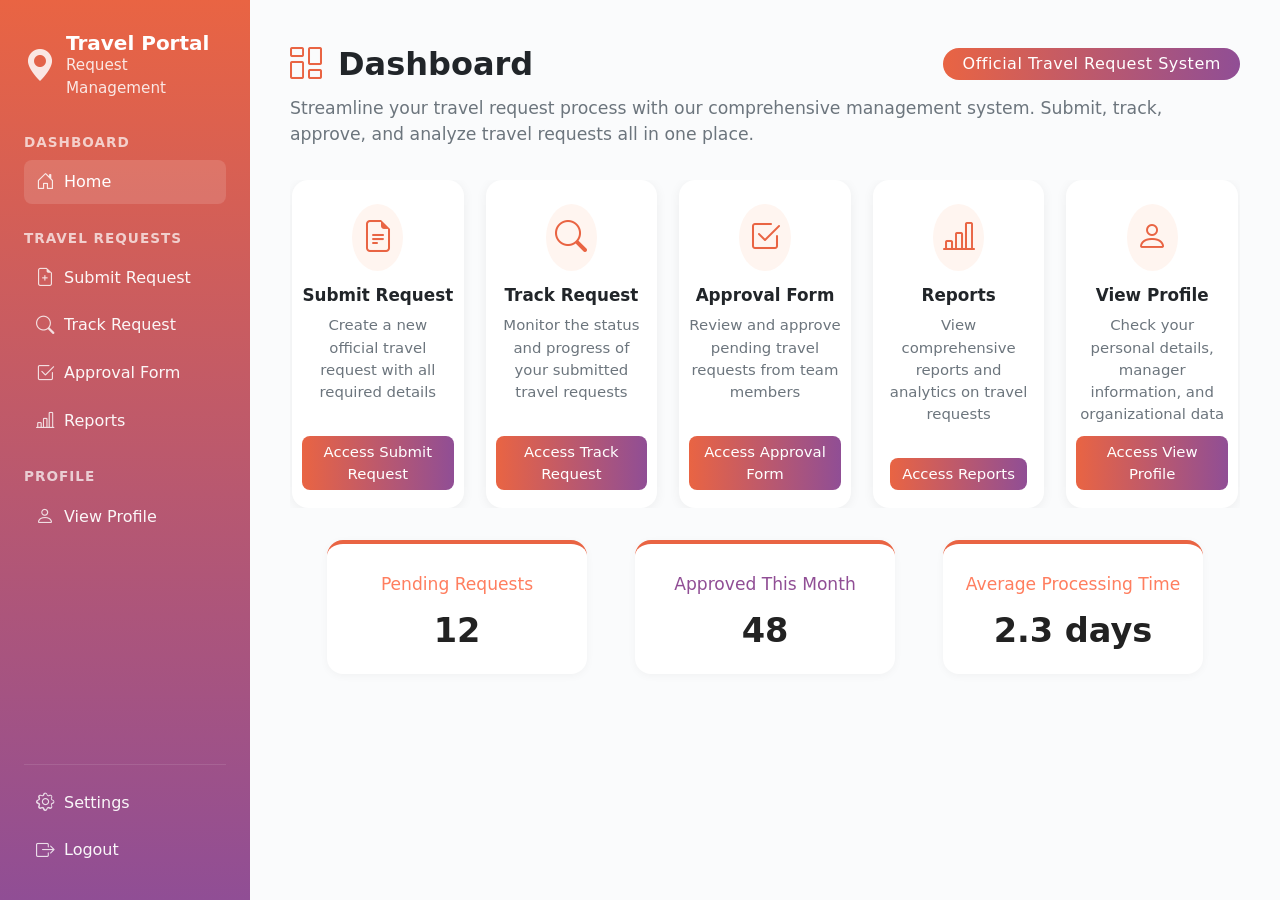
<file: index.html>
<!DOCTYPE html>
<html lang="en">
  <head>
    <meta charset="UTF-8" />
    <title>Travel Portal Dashboard</title>
    <meta name="viewport" content="width=device-width, initial-scale=1" />
    <!-- Bootstrap 5 CDN -->
    <link
      href="https://cdn.jsdelivr.net/npm/bootstrap@5.3.2/dist/css/bootstrap.min.css"
      rel="stylesheet"
    />
    <link
      rel="stylesheet"
      href="https://cdn.jsdelivr.net/npm/bootstrap-icons@1.11.1/font/bootstrap-icons.css"
    />
    <style>
      body {
        background: #fff;
      }
      .sidebar {
        background: linear-gradient(180deg, #e96443 0%, #904e95 100%);
        color: #fff;
        min-height: 100vh;
        width: 250px;
        padding-left: 0;
        padding-right: 0;
      }
      .sidebar .sidebar-inner {
        padding: 32px 24px 24px 24px;
        height: 100vh;
        display: flex;
        flex-direction: column;
        justify-content: space-between;
      }
      .sidebar .logo-section {
        display: flex;
        align-items: center;
        margin-bottom: 32px;
      }
      .sidebar .logo-section .bi {
        font-size: 2rem;
        margin-right: 10px;
        color: #fff;
        opacity: 0.85;
      }
      .sidebar .logo-title {
        font-weight: 700;
        font-size: 1.25rem;
        line-height: 1.1;
      }
      .sidebar .logo-desc {
        font-size: 0.95rem;
        opacity: 0.85;
      }
      .sidebar-section-title {
        font-size: 0.85rem;
        font-weight: 600;
        letter-spacing: 1px;
        color: #fff;
        opacity: 0.7;
        margin-bottom: 8px;
        margin-top: 24px;
        text-transform: uppercase;
      }
      .sidebar .nav-link {
        color: #fff;
        opacity: 0.95;
        font-size: 1rem;
        padding: 8px 12px;
        border-radius: 8px;
        display: flex;
        align-items: center;
        margin-bottom: 4px;
        transition: background 0.2s;
      }
      .sidebar .nav-link .bi {
        font-size: 1.15rem;
        margin-right: 10px;
        opacity: 0.85;
      }
      .sidebar .nav-link.active,
      .sidebar .nav-link:hover {
        background: rgba(255, 255, 255, 0.13);
        color: #fff;
        opacity: 1;
      }
      .sidebar .bottom-links {
        margin-top: 32px;
        border-top: 1px solid rgba(255, 255, 255, 0.1);
        padding-top: 16px;
      }
      .main-content {
        margin-left: 250px;
        padding: 40px 40px 0 40px;
        min-height: 100vh;
        background: #fafbfc;
      }
      .dashboard-header {
        display: flex;
        align-items: center;
        gap: 1rem;
        margin-bottom: 8px;
      }
      .dashboard-header .icon {
        font-size: 2rem;
        color: #e96443;
      }
      .dashboard-header .title {
        font-size: 2rem;
        font-weight: 600;
      }
      .dashboard-header .badge {
        background: linear-gradient(90deg, #e96443 0%, #904e95 100%);
        color: #fff;
        font-size: 1rem;
        border-radius: 1rem;
        padding: 0.5rem 1.2rem;
        margin-left: auto;
        font-weight: 500;
        letter-spacing: 0.5px;
      }
      .dashboard-desc {
        color: #6c757d;
        margin-bottom: 32px;
        font-size: 1.08rem;
      }
      .features-row {
        display: flex;
        justify-content: center;
        gap: 18px; /* Reduced gap */
        margin-bottom: 32px;
        flex-wrap: nowrap; /* Prevent wrapping */
        overflow-x: auto; /* Allow horizontal scroll on small screens */
      }
      .card-feature {
        border: none;
        border-radius: 16px;
        box-shadow: 0 2px 12px rgba(0, 0, 0, 0.06);
        text-align: center;
        padding: 24px 10px 18px 10px; /* Reduced padding */
        min-width: 170px; /* Reduced min width */
        max-width: 180px; /* Reduced max width */
        background: #fff;
        flex: 1 1 170px;
        margin: 0 2px;
        display: flex;
        flex-direction: column;
        align-items: center;
        min-height: 210px; /* Reduced height */
      }
      .card-feature .icon {
        font-size: 2rem;
        margin-bottom: 12px;
        color: #e96443;
        background: #fff5f0;
        border-radius: 50%;
        padding: 0.6rem;
        display: inline-block;
      }
      .card-feature .fw-bold {
        font-size: 1.05rem;
        margin-bottom: 6px;
      }
      .card-feature .desc {
        color: #6c757d;
        font-size: 0.93rem;
        margin-bottom: 10px;
        min-height: 40px;
      }
      .card-feature .btn {
        background: linear-gradient(90deg, #e96443 0%, #904e95 100%);
        color: #fff;
        border: none;
        margin-top: auto;
        font-size: 0.93rem;
        font-weight: 500;
        border-radius: 8px;
        padding: 5px 12px;
        transition: opacity 0.2s;
      }
      .card-feature .btn:hover {
        opacity: 0.92;
      }
      .stats-row {
        display: flex;
        justify-content: center;
        gap: 32px;
        margin-bottom: 32px;
        flex-wrap: wrap;
      }
      .stats-card {
        border: none;
        background: #fff;
        box-shadow: 0 2px 8px rgba(0, 0, 0, 0.04);
        border-radius: 16px;
        text-align: center;
        padding: 28px 0 18px 0;
        min-width: 220px;
        max-width: 260px;
        flex: 1 1 220px;
        margin: 0 8px;
        border-top: 4px solid #e96443;
      }
      .stats-title {
        color: #e96443;
        font-weight: 500;
        font-size: 1.07rem;
        margin-bottom: 6px;
      }
      .stats-value {
        font-size: 2.1rem;
        font-weight: 700;
        margin-top: 0.5rem;
        color: #222;
      }
      .stats-title.orange {
        color: #ff7e5f;
      }
      .stats-title.purple {
        color: #904e95;
      }
      @media (max-width: 991px) {
        .main-content {
          margin-left: 0;
          padding: 24px 8px 0 8px;
        }
        .sidebar {
          position: static;
          width: 100%;
          min-height: auto;
          height: auto;
        }
        .sidebar .sidebar-inner {
          height: auto;
        }
        .features-row,
        .stats-row {
          flex-direction: column;
          gap: 18px;
          align-items: stretch;
        }
        .card-feature,
        .stats-card {
          margin: 0 auto 18px auto;
          min-width: 0;
          max-width: 100%;
        }
      }
    </style>
  </head>
  <body>
    <div class="sidebar position-fixed top-0 start-0 h-100 d-flex flex-column">
      <div class="sidebar-inner">
        <div>
          <div class="logo-section">
            <span class="bi bi-geo-alt-fill"></span>
            <div>
              <div class="logo-title">Travel Portal</div>
              <div class="logo-desc">Request Management</div>
            </div>
          </div>
          <div>
            <div class="sidebar-section-title">Dashboard</div>
            <a href="#" class="nav-link active"
              ><i class="bi bi-house-door"></i> Home</a
            >
            <div class="sidebar-section-title">Travel Requests</div>
            <a href="#" class="nav-link"
              ><i class="bi bi-file-earmark-plus"></i> Submit Request</a
            >
            <a href="#" class="nav-link"
              ><i class="bi bi-search"></i> Track Request</a
            >
            <a href="#" class="nav-link"
              ><i class="bi bi-check2-square"></i> Approval Form</a
            >
            <a href="#" class="nav-link"
              ><i class="bi bi-bar-chart-line"></i> Reports</a
            >
            <div class="sidebar-section-title">Profile</div>
            <a href="#" class="nav-link"
              ><i class="bi bi-person"></i> View Profile</a
            >
          </div>
        </div>
        <div class="bottom-links">
          <a href="#" class="nav-link"><i class="bi bi-gear"></i> Settings</a>
          <a href="#" class="nav-link"
            ><i class="bi bi-box-arrow-right"></i> Logout</a
          >
        </div>
      </div>
    </div>
    <main class="main-content">
      <!-- Dashboard Content -->
      <div id="dashboard-content">
        <!-- ...existing dashboard content... -->
        <div class="dashboard-header">
          <span class="icon bi bi-columns-gap"></span>
          <span class="title">Dashboard</span>
          <span class="badge">Official Travel Request System</span>
        </div>
        <div class="dashboard-desc">
          Streamline your travel request process with our comprehensive
          management system. Submit, track, approve, and analyze travel requests
          all in one place.
        </div>
        <div class="features-row">
          <div class="card card-feature">
            <span class="icon bi bi-file-earmark-text"></span>
            <div class="fw-bold">Submit Request</div>
            <div class="desc">
              Create a new official travel request with all required details
            </div>
            <button class="btn btn-sm" onclick="showForm()">
              Access Submit Request
            </button>
          </div>
          <div class="card card-feature">
            <span class="icon bi bi-search"></span>
            <div class="fw-bold">Track Request</div>
            <div class="desc">
              Monitor the status and progress of your submitted travel requests
            </div>
            <button class="btn btn-sm" onclick="showTrackRequests()">
              Access Track Request
            </button>
          </div>
          <div class="card card-feature">
            <span class="icon bi bi-check2-square"></span>
            <div class="fw-bold">Approval Form</div>
            <div class="desc">
              Review and approve pending travel requests from team members
            </div>
            <button class="btn btn-sm">Access Approval Form</button>
          </div>
          <div class="card card-feature">
            <span class="icon bi bi-bar-chart-line"></span>
            <div class="fw-bold">Reports</div>
            <div class="desc">
              View comprehensive reports and analytics on travel requests
            </div>
            <button class="btn btn-sm">Access Reports</button>
          </div>
          <div class="card card-feature">
            <span class="icon bi bi-person"></span>
            <div class="fw-bold">View Profile</div>
            <div class="desc">
              Check your personal details, manager information, and
              organizational data
            </div>
            <button class="btn btn-sm">Access View Profile</button>
          </div>
        </div>
        <div class="stats-row">
          <div class="stats-card">
            <div class="stats-title orange">Pending Requests</div>
            <div class="stats-value">12</div>
          </div>
          <div class="stats-card">
            <div class="stats-title purple">Approved This Month</div>
            <div class="stats-value">48</div>
          </div>
          <div class="stats-card">
            <div class="stats-title orange">Average Processing Time</div>
            <div class="stats-value">2.3 days</div>
          </div>
        </div>
      </div>

      <!-- Submit Request Form (hidden by default) -->
      <div id="submit-request-form" style="display: none">
        <div class="dashboard-header">
          <span class="icon bi bi-columns-gap"></span>
          <span class="title">Submit Travel Request</span>
        </div>
        <div class="dashboard-desc">
          Fill out the form below to submit your official travel request
        </div>
        <div
          class="card p-4"
          style="max-width: 900px; margin: auto; border-radius: 18px"
        >
          <div class="mb-4">
            <div class="fw-bold fs-5 mb-1">Travel Request Form</div>
            <div class="text-muted" style="font-size: 1rem">
              Please provide all required information for your travel request.
              All fields marked with * are mandatory.
            </div>
          </div>
          <div class="row mb-3">
            <div class="col-md-6 mb-3">
              <label class="fw-bold">Employee Name *</label>
              <input
                type="text"
                class="form-control"
                placeholder="Enter your full name"
              />
            </div>
            <div class="col-md-6 mb-3">
              <label class="fw-bold">Employee ID *</label>
              <input
                type="text"
                class="form-control"
                placeholder="Enter your employee ID"
              />
            </div>
            <div class="col-md-6 mb-3">
              <label class="fw-bold">Department *</label>
              <select class="form-select">
                <option>Select your department</option>
              </select>
            </div>
          </div>
          <hr />
          <div class="mb-3 fw-bold">Travel Details</div>
          <div class="row mb-3">
            <div class="col-md-6 mb-3">
              <label class="fw-bold">Request Type *</label>
              <select class="form-select">
                <option>Select request type</option>
              </select>
            </div>
            <div class="col-md-6 mb-3">
              <label class="fw-bold">Trip Type *</label>
              <select class="form-select">
                <option>Select trip type</option>
              </select>
            </div>
            <div class="col-md-6 mb-3">
              <label class="fw-bold">Origin *</label>
              <input
                type="text"
                class="form-control"
                placeholder="City, State/Country"
              />
            </div>
            <div class="col-md-6 mb-3">
              <label class="fw-bold">Destination *</label>
              <input
                type="text"
                class="form-control"
                placeholder="City, State/Country"
              />
            </div>
            <div class="col-md-6 mb-3">
              <label class="fw-bold">Departure Date *</label>
              <input type="date" class="form-control" />
            </div>
            <div class="col-md-6 mb-3">
              <label class="fw-bold">Return Date *</label>
              <input type="date" class="form-control" />
            </div>
          </div>
          <hr />
          <div class="mb-3 fw-bold">Services Required</div>
          <div class="mb-3">
            <label class="mb-2"
              >Select the services you need for your trip *</label
            >
            <div class="row">
              <div class="col-6 col-md-2">
                <div class="form-check">
                  <input class="form-check-input" type="checkbox" id="hotel" />
                  <label class="form-check-label" for="hotel">Hotel</label>
                </div>
              </div>
              <div class="col-6 col-md-2">
                <div class="form-check">
                  <input class="form-check-input" type="checkbox" id="flight" />
                  <label class="form-check-label" for="flight">Flight</label>
                </div>
              </div>
              <div class="col-6 col-md-2">
                <div class="form-check">
                  <input class="form-check-input" type="checkbox" id="car" />
                  <label class="form-check-label" for="car">Car Rental</label>
                </div>
              </div>
              <div class="col-6 col-md-2">
                <div class="form-check">
                  <input class="form-check-input" type="checkbox" id="train" />
                  <label class="form-check-label" for="train">Train</label>
                </div>
              </div>
              <div class="col-6 col-md-2">
                <div class="form-check">
                  <input class="form-check-input" type="checkbox" id="bus" />
                  <label class="form-check-label" for="bus">Bus</label>
                </div>
              </div>
            </div>
          </div>
          <hr />
          <div class="mb-3 fw-bold text-success">
            <i class="bi bi-currency-dollar"></i> Financial Details
          </div>
          <div class="alert alert-success mb-3" style="background: #eafbe7">
            <div class="fw-bold">
              <span class="text-success">&#9679;</span> Cost Center & Billing
              Information
            </div>
            <div class="text-success">
              Please provide cost center and billing details for financial
              tracking and processing
            </div>
          </div>
          <div class="row mb-3">
            <div class="col-md-6 mb-3">
              <label class="fw-bold">Cost Center *</label>
              <select class="form-select">
                <option>Select cost center</option>
              </select>
            </div>
            <div class="col-md-6 mb-3">
              <label class="fw-bold">Billable *</label>
              <select class="form-select">
                <option>Select billing status</option>
              </select>
            </div>
            <div class="col-md-12 mb-3">
              <label class="fw-bold">Bill to Department *</label>
              <select class="form-select">
                <option>Select department to be billed</option>
              </select>
            </div>
          </div>
          <div class="text-end">
            <button class="btn btn-secondary" onclick="showDashboard()">
              Cancel
            </button>
            <button class="btn btn-primary">Submit Request</button>
          </div>
        </div>
      </div>

      <!-- Track Requests Content (hidden by default) -->
      <div id="track-requests-content" style="display: none">
        <div class="dashboard-header">
          <span class="icon bi bi-search"></span>
          <span class="title">Track Requests</span>
        </div>
        <div class="dashboard-desc">
          Monitor the status and progress of your travel requests
        </div>
        <div class="card p-4 mb-3" style="border-radius: 16px">
          <div class="fw-bold mb-2">Search Requests</div>
          <div class="text-muted mb-3" style="font-size: 1rem">
            Search by request ID, destination, or purpose
          </div>
          <div class="row align-items-end">
            <div class="col-md-8 mb-2">
              <label class="fw-bold">Search Term</label>
              <input
                type="text"
                class="form-control"
                placeholder="Enter request ID, destination, or purpose..."
              />
            </div>
            <div class="col-md-4 mb-2 text-end">
              <button class="btn" style="background: #e96443; color: #fff">
                <i class="bi bi-search"></i> Search
              </button>
            </div>
          </div>
        </div>
        <div class="card p-4 mb-3" style="border-radius: 16px">
          <div class="fw-bold mb-2">Your Travel Requests</div>
          <div class="text-muted mb-3" style="font-size: 1rem">
            4 request(s) found
          </div>
          <div class="table-responsive">
            <table class="table align-middle">
              <thead>
                <tr>
                  <th>Request ID</th>
                  <th>Destination</th>
                  <th>Purpose</th>
                  <th>Status</th>
                  <th>Submit Date</th>
                  <th>Travel Date</th>
                  <th>Approver</th>
                </tr>
              </thead>
              <tbody>
                <tr>
                  <td><a href="#">TR-2024-001</a></td>
                  <td><i class="bi bi-geo-alt"></i> New York, NY</td>
                  <td>Client Meeting</td>
                  <td>
                    <span
                      class="badge bg-light text-danger"
                      style="color: #e96443; background: #ffeaea"
                      >Approved</span
                    >
                  </td>
                  <td><i class="bi bi-calendar"></i> 2024-03-01</td>
                  <td><i class="bi bi-clock"></i> 2024-03-15</td>
                  <td>John Smith</td>
                </tr>
                <tr>
                  <td><a href="#">TR-2024-002</a></td>
                  <td><i class="bi bi-geo-alt"></i> San Francisco, CA</td>
                  <td>Conference Attendance</td>
                  <td>
                    <span
                      class="badge bg-light text-warning"
                      style="color: #e9a23b; background: #fff7e0"
                      >Pending</span
                    >
                  </td>
                  <td><i class="bi bi-calendar"></i> 2024-03-05</td>
                  <td><i class="bi bi-clock"></i> 2024-03-20</td>
                  <td>Sarah Johnson</td>
                </tr>
                <tr>
                  <td><a href="#">TR-2024-003</a></td>
                  <td><i class="bi bi-geo-alt"></i> Chicago, IL</td>
                  <td>Training Workshop</td>
                  <td>
                    <span
                      class="badge bg-light text-warning"
                      style="color: #e96443; background: #fff3e0"
                      >Under Review</span
                    >
                  </td>
                  <td><i class="bi bi-calendar"></i> 2024-03-08</td>
                  <td><i class="bi bi-clock"></i> 2024-03-25</td>
                  <td>Mike Davis</td>
                </tr>
                <tr>
                  <td><a href="#">TR-2024-004</a></td>
                  <td><i class="bi bi-geo-alt"></i> Austin, TX</td>
                  <td>Team Building</td>
                  <td>
                    <span
                      class="badge bg-light text-danger"
                      style="color: #d9534f; background: #ffeaea"
                      >Rejected</span
                    >
                  </td>
                  <td><i class="bi bi-calendar"></i> 2024-02-28</td>
                  <td><i class="bi bi-clock"></i> 2024-03-12</td>
                  <td>Lisa Wilson</td>
                </tr>
              </tbody>
            </table>
          </div>
        </div>
        <!-- You can add the stats cards here if needed -->
      </div>
      <!-- Approval Management Content (hidden by default) -->
      <div id="approval-content" style="display: none">
        <div class="dashboard-header">
          <span class="icon bi bi-check2-square"></span>
          <span class="title">Approval Management</span>
        </div>
        <div class="dashboard-desc">
          Review and approve pending travel requests from your team
        </div>
        <div class="card p-3 mb-3" style="border-radius: 16px">
          <div class="d-flex align-items-center justify-content-between">
            <div>
              <span
                class="badge rounded-pill"
                style="background: #fff3e0; color: #e96443; padding: 8px 16px"
              >
                <i class="bi bi-dot"></i> Pending Approval Requests
              </span>
            </div>
            <div class="fw-bold" style="color: #e96443; font-size: 1.1rem">
              Total: <span style="font-size: 1.2rem">3</span>
            </div>
          </div>
        </div>
        <div class="card p-4 mb-3" style="border-radius: 16px">
          <div class="fw-bold mb-2">Pending Approval Requests</div>
          <div class="text-muted mb-3" style="font-size: 1rem">
            Review travel requests requiring your approval
          </div>
          <div class="table-responsive">
            <table class="table align-middle">
              <thead>
                <tr>
                  <th>Request ID</th>
                  <th>Employee</th>
                  <th>Department</th>
                  <th>Destination</th>
                  <th>Travel Date</th>
                  <th>Actions</th>
                </tr>
              </thead>
              <tbody>
                <tr>
                  <td style="color: #e96443; font-weight: 600">TR-2024-005</td>
                  <td>
                    <i class="bi bi-person"></i> Alice Johnson<br />
                    <span class="text-muted" style="font-size: 0.95em"
                      >EMP-2024-123</span
                    >
                  </td>
                  <td>Marketing</td>
                  <td><i class="bi bi-geo-alt"></i> Boston, MA</td>
                  <td><i class="bi bi-calendar"></i> 2024-03-25</td>
                  <td>
                    <button class="btn btn-light border">
                      <i class="bi bi-eye"></i>
                    </button>
                  </td>
                </tr>
                <tr>
                  <td style="color: #e96443; font-weight: 600">TR-2024-006</td>
                  <td>
                    <i class="bi bi-person"></i> Robert Chen<br />
                    <span class="text-muted" style="font-size: 0.95em"
                      >EMP-2024-456</span
                    >
                  </td>
                  <td>Engineering</td>
                  <td><i class="bi bi-geo-alt"></i> Seattle, WA</td>
                  <td><i class="bi bi-calendar"></i> 2024-04-01</td>
                  <td>
                    <button class="btn btn-light border">
                      <i class="bi bi-eye"></i>
                    </button>
                  </td>
                </tr>
                <tr>
                  <td style="color: #e96443; font-weight: 600">TR-2024-007</td>
                  <td>
                    <i class="bi bi-person"></i> Maria Rodriguez<br />
                    <span class="text-muted" style="font-size: 0.95em"
                      >EMP-2024-789</span
                    >
                  </td>
                  <td>Sales</td>
                  <td><i class="bi bi-geo-alt"></i> Miami, FL</td>
                  <td><i class="bi bi-calendar"></i> 2024-03-30</td>
                  <td>
                    <button class="btn btn-light border">
                      <i class="bi bi-eye"></i>
                    </button>
                  </td>
                </tr>
              </tbody>
            </table>
          </div>
        </div>
      </div>
      <!-- Reports & Analytics Content (hidden by default) -->
      <div id="reports-content" style="display: none">
        <div class="dashboard-header">
          <span class="icon bi bi-bar-chart-line"></span>
          <span class="title">Reports & Analytics</span>
        </div>
        <div class="dashboard-desc">
          Comprehensive insights into travel requests and budget utilization
        </div>
        <div
          class="d-flex flex-wrap justify-content-between align-items-center mb-3"
        >
          <div style="flex: 1 1 300px; max-width: 350px">
            <div class="card p-4 mb-3" style="border-radius: 16px">
              <div class="d-flex align-items-center">
                <div>
                  <div class="fw-bold text-muted" style="font-size: 1.1rem">
                    Total Requests
                  </div>
                  <div class="fs-3 fw-bold mb-1">156</div>
                  <div class="text-danger" style="font-size: 1rem">
                    <i class="bi bi-arrow-up-right"></i> +12% from last month
                  </div>
                </div>
                <div class="ms-auto">
                  <span
                    class="bg-light rounded-circle d-inline-flex align-items-center justify-content-center"
                    style="width: 48px; height: 48px"
                  >
                    <i
                      class="bi bi-people"
                      style="font-size: 2rem; color: #e96443"
                    ></i>
                  </span>
                </div>
              </div>
            </div>
          </div>
          <div class="d-flex align-items-center gap-2 ms-auto mb-3">
            <select class="form-select" style="width: 140px">
              <option>All Months</option>
            </select>
            <select class="form-select" style="width: 100px">
              <option>2024</option>
            </select>
            <button class="btn" style="background: #e96443; color: #fff">
              <i class="bi bi-download"></i> Export
            </button>
          </div>
        </div>
        <div class="card p-4 mb-3" style="border-radius: 16px">
          <div class="fw-bold mb-2">Recent Travel Requests</div>
          <div class="text-muted mb-3" style="font-size: 1rem">
            Latest submitted and processed requests
          </div>
          <div class="table-responsive">
            <table class="table align-middle">
              <thead>
                <tr>
                  <th>Request ID</th>
                  <th>Employee</th>
                  <th>Destination</th>
                  <th>Date</th>
                  <th>Status</th>
                </tr>
              </thead>
              <tbody>
                <tr>
                  <td style="color: #e96443; font-weight: 600">TR-2024-008</td>
                  <td>David Kim</td>
                  <td>Denver, CO</td>
                  <td>2024-03-14</td>
                  <td>
                    <span
                      class="badge bg-light text-danger"
                      style="color: #e96443; background: #ffeaea"
                      >Approved</span
                    >
                  </td>
                </tr>
                <tr>
                  <td style="color: #e96443; font-weight: 600">TR-2024-009</td>
                  <td>Sarah Wilson</td>
                  <td>Portland, OR</td>
                  <td>2024-03-13</td>
                  <td>
                    <span
                      class="badge bg-light text-danger"
                      style="color: #e96443; background: #ffeaea"
                      >Approved</span
                    >
                  </td>
                </tr>
                <tr>
                  <td style="color: #e96443; font-weight: 600">TR-2024-010</td>
                  <td>James Brown</td>
                  <td>Las Vegas, NV</td>
                  <td>2024-03-12</td>
                  <td>
                    <span
                      class="badge bg-light text-danger"
                      style="color: #d9534f; background: #ffeaea"
                      >Rejected</span
                    >
                  </td>
                </tr>
                <tr>
                  <td style="color: #e96443; font-weight: 600">TR-2024-011</td>
                  <td>Emma Davis</td>
                  <td>Nashville, TN</td>
                  <td>2024-03-11</td>
                  <td>
                    <span
                      class="badge bg-light text-danger"
                      style="color: #e96443; background: #ffeaea"
                      >Approved</span
                    >
                  </td>
                </tr>
              </tbody>
            </table>
          </div>
        </div>
      </div>
      <!-- Employee Profile Content (hidden by default) -->
      <div id="profile-content" style="display: none">
        <div class="dashboard-header">
          <span class="icon bi bi-person"></span>
          <span class="title">Employee Profile</span>
        </div>
        <div class="dashboard-desc">
          View your personal and organizational details
        </div>
        <!-- Personal & Organizational Details -->
        <div class="row g-4 mb-4">
          <div class="col-md-6">
            <div class="card p-4 h-100" style="border-radius: 24px">
              <div class="fw-bold mb-1">
                <span class="bg-light rounded-circle p-2 me-2"
                  ><i class="bi bi-person" style="color: #e96443"></i
                ></span>
                Personal Information
              </div>
              <div class="text-muted mb-3" style="font-size: 1.08rem">
                Your personal details and contact information
              </div>
              <div class="mb-2">
                <span class="fw-bold">Full Name</span><br />John Smith
              </div>
              <div class="mb-2">
                <span class="fw-bold">Employee ID</span><br />EMP-12345
              </div>
              <div class="mb-2">
                <span class="fw-bold"
                  ><i class="bi bi-calendar"></i> Date of Birth</span
                ><br />March 15, 1985
              </div>
              <div class="mb-2">
                <span class="fw-bold"
                  ><i class="bi bi-telephone"></i> Mobile Number</span
                ><br />+1 (555) 123-4567
              </div>
              <div class="mb-2">
                <span class="fw-bold"
                  ><i class="bi bi-geo-alt"></i> Address</span
                ><br />123 Main Street, Suite 400, New York, NY 10001, United
                States
              </div>
            </div>
          </div>
          <div class="col-md-6">
            <div class="card p-4 h-100" style="border-radius: 24px">
              <div class="fw-bold mb-1">
                <span class="bg-light rounded-circle p-2 me-2"
                  ><i class="bi bi-building" style="color: #e96443"></i
                ></span>
                Organizational Details
              </div>
              <div class="text-muted mb-3" style="font-size: 1.08rem">
                Your role and department information
              </div>
              <div class="mb-2">
                <span class="fw-bold">Department</span><br />Engineering
              </div>
              <div class="mb-2">
                <span class="fw-bold">Designation</span><br />Senior Software
                Engineer
              </div>
              <div class="mb-2">
                <span class="fw-bold"
                  ><i class="bi bi-credit-card"></i> Cost Center</span
                ><br />CC-ENG-001
              </div>
              <div class="mb-2">
                <span class="fw-bold">Current Process Mapping</span><br />
                <span class="badge" style="background: #fff3e0; color: #e96443"
                  >Product Development - Mobile Application</span
                >
              </div>
              <div class="mb-2">
                <span class="fw-bold">Work Location</span><br />New York Office
              </div>
            </div>
          </div>
        </div>
        <!-- Travel Preferences -->
        <div
          class="card p-4 mb-4"
          style="border-radius: 24px; max-width: 90%; margin: auto"
        >
          <div class="fw-bold mb-1">Travel Preferences</div>
          <div class="text-muted mb-3" style="font-size: 1.08rem">
            Your preferred settings for business travel
          </div>
          <div class="row">
            <div class="col-md-4 mb-3">
              <span class="fw-bold">Preferred Airline</span><br />Delta Airlines
            </div>
            <div class="col-md-4 mb-3">
              <span class="fw-bold">Seat Preference</span><br />Aisle
            </div>
            <div class="col-md-4 mb-3">
              <span class="fw-bold">Hotel Preference</span><br />4-star
            </div>
            <div class="col-md-4 mb-3">
              <span class="fw-bold">Dietary Restrictions</span><br />None
            </div>
            <div class="col-md-8 mb-3">
              <span class="fw-bold">Emergency Contact</span><br />Jane Smith -
              +1 (555) 234-5678
            </div>
          </div>
          <div class="d-flex flex-wrap gap-3 mt-3">
            <button class="btn btn-outline-secondary fw-bold">
              Edit Profile
            </button>
            <button class="btn btn-outline-secondary fw-bold">
              Update Travel Preferences
            </button>
            <button class="btn btn-outline-secondary fw-bold">
              Change Password
            </button>
          </div>
        </div>
        <!-- Manager Details -->
        <div class="row g-4 mb-4">
          <div class="col-md-6">
            <div class="card p-4 h-100" style="border-radius: 24px">
              <div class="fw-bold mb-1">Primary Manager</div>
              <div class="text-muted mb-3" style="font-size: 1.08rem">
                Your direct reporting manager
              </div>
              <div class="mb-2">
                <span class="fw-bold">Name</span><br />Sarah Johnson
              </div>
              <div class="mb-2">
                <span class="fw-bold">Designation</span><br />Engineering
                Manager
              </div>
              <div class="mb-2">
                <span class="fw-bold">Email</span
                ><br />sarah.johnson@company.com
              </div>
              <div class="mb-2">
                <span class="fw-bold">Phone</span><br />+1 (555) 987-6543
              </div>
              <div class="mb-2">
                <span class="fw-bold">Manager Since</span><br />January 2022
              </div>
            </div>
          </div>
          <div class="col-md-6">
            <div class="card p-4 h-100" style="border-radius: 24px">
              <div class="fw-bold mb-1">Admin Manager</div>
              <div class="text-muted mb-3" style="font-size: 1.08rem">
                Administrative and approval authority
              </div>
              <div class="mb-2">
                <span class="fw-bold">Name</span><br />Michael Davis
              </div>
              <div class="mb-2">
                <span class="fw-bold">Designation</span><br />Senior Director -
                Engineering
              </div>
              <div class="mb-2">
                <span class="fw-bold">Email</span
                ><br />michael.davis@company.com
              </div>
              <div class="mb-2">
                <span class="fw-bold">Phone</span><br />+1 (555) 456-7890
              </div>
              <div class="mb-2">
                <span class="fw-bold">Department</span><br />Engineering
                Leadership
              </div>
            </div>
          </div>
        </div>
      </div>
    </main>
    <script>
      <!-- Place this inside your <script> tag -->

      function showDashboard() {
        document.getElementById("dashboard-content").style.display = "block";
        document.getElementById("submit-request-form").style.display = "none";
        document.getElementById("track-requests-content").style.display =
          "none";
        document.getElementById("approval-content").style.display = "none";
        document.getElementById("reports-content").style.display = "none";
        document.getElementById("profile-content").style.display = "none";
      }
      function showForm() {
        document.getElementById("dashboard-content").style.display = "none";
        document.getElementById("submit-request-form").style.display = "block";
        document.getElementById("track-requests-content").style.display =
          "none";
        document.getElementById("approval-content").style.display = "none";
        document.getElementById("reports-content").style.display = "none";
        document.getElementById("profile-content").style.display = "none";
      }
      function showTrackRequests() {
        document.getElementById("dashboard-content").style.display = "none";
        document.getElementById("submit-request-form").style.display = "none";
        document.getElementById("track-requests-content").style.display =
          "block";
        document.getElementById("approval-content").style.display = "none";
        document.getElementById("reports-content").style.display = "none";
        document.getElementById("profile-content").style.display = "none";
      }
      function showApproval() {
        document.getElementById("dashboard-content").style.display = "none";
        document.getElementById("submit-request-form").style.display = "none";
        document.getElementById("track-requests-content").style.display =
          "none";
        document.getElementById("approval-content").style.display = "block";
        document.getElementById("reports-content").style.display = "none";
        document.getElementById("profile-content").style.display = "none";
      }
      function showReports() {
        document.getElementById("dashboard-content").style.display = "none";
        document.getElementById("submit-request-form").style.display = "none";
        document.getElementById("track-requests-content").style.display =
          "none";
        document.getElementById("approval-content").style.display = "none";
        document.getElementById("reports-content").style.display = "block";
        document.getElementById("profile-content").style.display = "none";
      }
      function showProfile() {
        document.getElementById("dashboard-content").style.display = "none";
        document.getElementById("submit-request-form").style.display = "none";
        document.getElementById("track-requests-content").style.display =
          "none";
        document.getElementById("approval-content").style.display = "none";
        document.getElementById("reports-content").style.display = "none";
        document.getElementById("profile-content").style.display = "block";
      }

      document.addEventListener("DOMContentLoaded", function () {
        document.querySelectorAll(".nav-link").forEach(function (link) {
          const text = link.textContent.trim();
          if (text === "Home") {
            link.addEventListener("click", function (e) {
              e.preventDefault();
              showDashboard();
            });
          }
          if (text.includes("Submit Request")) {
            link.addEventListener("click", function (e) {
              e.preventDefault();
              showForm();
            });
          }
          if (text.includes("Track Request")) {
            link.addEventListener("click", function (e) {
              e.preventDefault();
              showTrackRequests();
            });
          }
          if (text.includes("Approval Form")) {
            link.addEventListener("click", function (e) {
              e.preventDefault();
              showApproval();
            });
          }
          if (text.includes("Reports")) {
            link.addEventListener("click", function (e) {
              e.preventDefault();
              showReports();
            });
          }
          if (text.includes("View Profile")) {
            link.addEventListener("click", function (e) {
              e.preventDefault();
              showProfile();
            });
          }
        });
        document.querySelectorAll("button").forEach(function (btn) {
          const text = btn.textContent.trim();
          if (text === "Access Submit Request") {
            btn.addEventListener("click", function (e) {
              e.preventDefault();
              showForm();
            });
          }
          if (text === "Access Track Request") {
            btn.addEventListener("click", function (e) {
              e.preventDefault();
              showTrackRequests();
            });
          }
          if (text === "Access Approval Form") {
            btn.addEventListener("click", function (e) {
              e.preventDefault();
              showApproval();
            });
          }
          if (text === "Access Reports") {
            btn.addEventListener("click", function (e) {
              e.preventDefault();
              showReports();
            });
          }
          if (text === "Access View Profile") {
            btn.addEventListener("click", function (e) {
              e.preventDefault();
              showProfile();
            });
          }
        });
      });
    </script>
  </body>
</html>
</file>
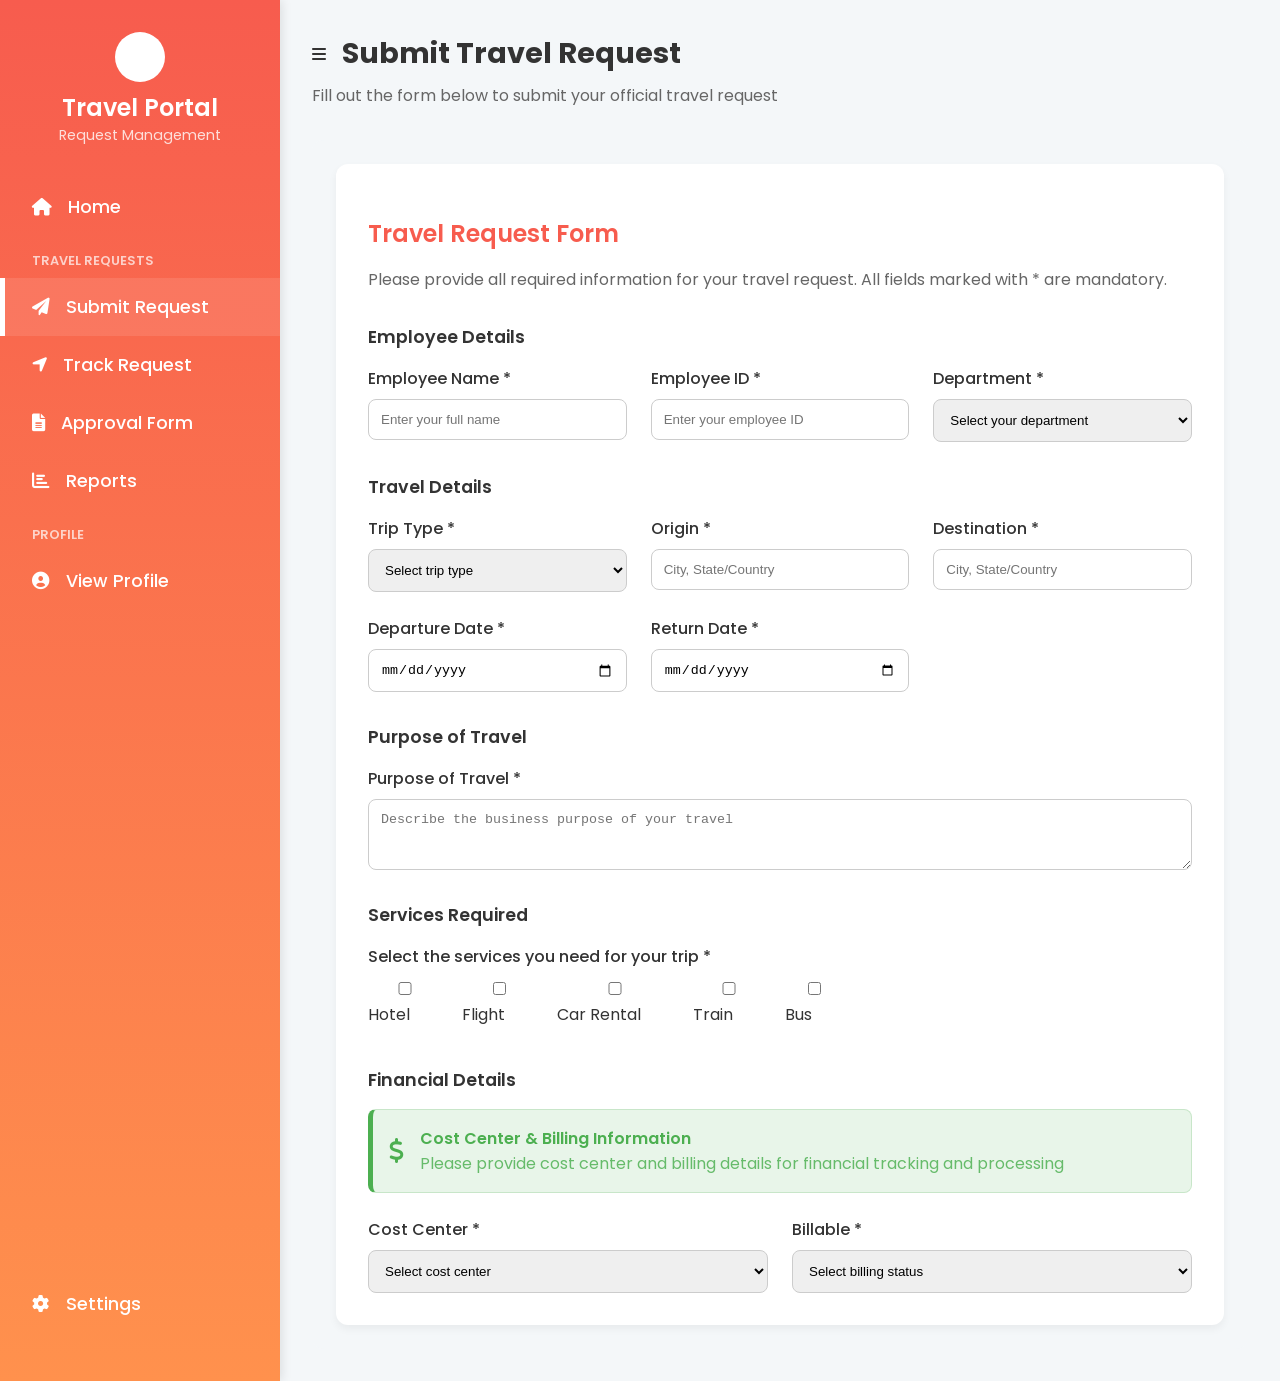
<file: submit-request_form.html>
<!DOCTYPE html>
<html lang="en">
  <head>
    <meta charset="UTF-8" />
    <meta name="viewport" content="width=device-width, initial-scale=1.0" />
    <title>Submit Travel Request</title>
    <link
      href="https://fonts.googleapis.com/css2?family=Poppins:wght@400;500;600&display=swap"
      rel="stylesheet"
    />
    <link rel="stylesheet" href="style.css" />
    <link
      rel="stylesheet"
      href="https://cdnjs.cloudflare.com/ajax/libs/font-awesome/6.0.0-beta3/css/all.min.css"
    />
  </head>
  <body>
    <div class="dashboard-container">
      <aside class="sidebar">
        <div class="sidebar-header">
          <div class="logo-icon"></div>
          <div class="logo-text">Travel Portal</div>
          <div class="logo-subtext">Request Management</div>
        </div>
        <nav class="sidebar-nav">
          <ul>
            <li>
              <i class="fas fa-home"></i>
              <a href="index.html">Home</a>
            </li>
          </ul>
          <div class="nav-section-title">TRAVEL REQUESTS</div>
          <ul>
            <li class="active">
              <i class="fas fa-paper-plane"></i>
              <a href="submit-request_form.html">Submit Request</a>
            </li>
            <li>
              <i class="fas fa-location-arrow"></i>
              <a href="#">Track Request</a>
            </li>
            <li>
              <i class="fas fa-file-alt"></i>
              <a href="#">Approval Form</a>
            </li>
            <li>
              <i class="fas fa-chart-bar"></i>
              <a href="#">Reports</a>
            </li>
          </ul>
          <div class="nav-section-title">PROFILE</div>
          <ul>
            <li>
              <i class="fas fa-user-circle"></i>
              <a href="#">View Profile</a>
            </li>
          </ul>
        </nav>
        <div class="sidebar-footer">
          <i class="fas fa-cog"></i>
          <span>Settings</span>
        </div>
      </aside>

      <main class="main-content">
        <header class="main-header">
          <i class="fas fa-bars"></i>
          <h1>Submit Travel Request</h1>
        </header>

        <p class="form-description">
          Fill out the form below to submit your official travel request
        </p>

        <section class="travel-form-container">
          <div class="travel-form-card">
            <h2 class="form-title">Travel Request Form</h2>
            <p class="form-instructions">
              Please provide all required information for your travel request.
              All fields marked with * are mandatory.
            </p>
            <form action="#">
              <div class="form-section-title">Employee Details</div>
              <div class="form-grid">
                <div class="form-group">
                  <label for="employee-name">Employee Name *</label>
                  <input
                    type="text"
                    id="employee-name"
                    placeholder="Enter your full name"
                  />
                </div>
                <div class="form-group">
                  <label for="employee-id">Employee ID *</label>
                  <input
                    type="text"
                    id="employee-id"
                    placeholder="Enter your employee ID"
                  />
                </div>
                <div class="form-group">
                  <label for="department">Department *</label>
                  <select id="department">
                    <option value="">Select your department</option>
                  </select>
                </div>
              </div>

              <div class="form-section-title">Travel Details</div>
              <div class="form-grid">
                <div class="form-group">
                  <label for="trip-type">Trip Type *</label>
                  <select id="trip-type">
                    <option value="">Select trip type</option>
                  </select>
                </div>
                <div class="form-group">
                  <label for="origin">Origin *</label>
                  <input
                    type="text"
                    id="origin"
                    placeholder="City, State/Country"
                  />
                </div>
                <div class="form-group">
                  <label for="destination">Destination *</label>
                  <input
                    type="text"
                    id="destination"
                    placeholder="City, State/Country"
                  />
                </div>
                <div class="form-group">
                  <label for="departure-date">Departure Date *</label>
                  <input type="date" id="departure-date" />
                </div>
                <div class="form-group">
                  <label for="return-date">Return Date *</label>
                  <input type="date" id="return-date" />
                </div>
              </div>

              <div class="form-section-title">Purpose of Travel</div>
              <div class="form-group full-width">
                <label for="travel-purpose">Purpose of Travel *</label>
                <textarea
                  id="travel-purpose"
                  rows="3"
                  placeholder="Describe the business purpose of your travel"
                ></textarea>
              </div>

              <div class="form-section-title">Services Required</div>
              <div class="form-group full-width">
                <label>Select the services you need for your trip *</label>
                <div class="checkbox-group">
                  <label
                    ><input type="checkbox" name="services" value="hotel" />
                    Hotel</label
                  >
                  <label
                    ><input type="checkbox" name="services" value="flight" />
                    Flight</label
                  >
                  <label
                    ><input
                      type="checkbox"
                      name="services"
                      value="car-rental"
                    />
                    Car Rental</label
                  >
                  <label
                    ><input type="checkbox" name="services" value="train" />
                    Train</label
                  >
                  <label
                    ><input type="checkbox" name="services" value="bus" />
                    Bus</label
                  >
                </div>
              </div>

              <div class="form-section-title">Financial Details</div>
              <div class="financial-info-box">
                <i class="fas fa-dollar-sign"></i>
                <div class="info-content">
                  <h4>Cost Center & Billing Information</h4>
                  <p>
                    Please provide cost center and billing details for financial
                    tracking and processing
                  </p>
                </div>
              </div>
              <div class="form-grid">
                <div class="form-group">
                  <label for="cost-center">Cost Center *</label>
                  <select id="cost-center">
                    <option value="">Select cost center</option>
                  </select>
                </div>
                <div class="form-group">
                  <label for="billable">Billable *</label>
                  <select id="billable">
                    <option value="">Select billing status</option>
                  </select>
                </div>
              </div>
            </form>
          </div>
        </section>
      </main>
    </div>
  </body>
</html>
</file>
<file: style.css>
:root {
  --primary-color: #f75c4e;
  --secondary-color: #ff914d;
  --background-light: #f4f7f9;
  --background-white: #ffffff;
  --text-dark: #333;
  --text-light: #666;
  --card-shadow: 0 4px 8px rgba(0, 0, 0, 0.05);
}

body {
  font-family: "Poppins", sans-serif;
  margin: 0;
  padding: 0;
  background-color: var(--background-light);
  color: var(--text-dark);
}

.dashboard-container {
  display: flex;
  min-height: 100vh;
}

/* Sidebar Styling */
.sidebar {
  width: 280px;
  background: linear-gradient(
    180deg,
    var(--primary-color) 0%,
    var(--secondary-color) 100%
  );
  color: white;
  padding: 2rem 0;
  display: flex;
  flex-direction: column;
  box-shadow: 2px 0 10px rgba(0, 0, 0, 0.1);
}

.sidebar-header {
  text-align: center;
  padding-bottom: 2rem;
}

.sidebar-header .logo-icon {
  width: 50px;
  height: 50px;
  background-color: white;
  border-radius: 50%;
  margin: 0 auto 0.5rem;
}

.sidebar-header .logo-text {
  font-size: 1.5rem;
  font-weight: 600;
}

.sidebar-header .logo-subtext {
  font-size: 0.9rem;
  opacity: 0.8;
}

.sidebar-nav ul {
  list-style: none;
  padding: 0;
  margin: 0;
}

.sidebar-nav li {
  padding: 1rem 2rem;
  font-size: 1.1rem;
  font-weight: 500;
  display: flex;
  align-items: center;
  cursor: pointer;
}

.sidebar-nav li.active {
  background-color: rgba(255, 255, 255, 0.1);
  border-left: 5px solid white;
  padding-left: 1.7rem;
}

.sidebar-nav li:hover {
  background-color: rgba(255, 255, 255, 0.2);
}

.sidebar-nav a {
  color: white;
  text-decoration: none;
  margin-left: 1rem;
}

.nav-section-title {
  font-size: 0.8rem;
  font-weight: 600;
  text-transform: uppercase;
  opacity: 0.7;
  padding: 1rem 2rem 0.5rem;
}

.sidebar-footer {
  margin-top: auto;
  padding: 2rem;
  display: flex;
  align-items: center;
  font-size: 1.1rem;
  font-weight: 500;
  cursor: pointer;
}

.sidebar-footer i {
  margin-right: 1rem;
}

/* Main Content Styling */
.main-content {
  flex-grow: 1;
  padding: 2rem;
}

.main-header {
  display: flex;
  align-items: center;
  padding-bottom: 2rem;
}

.main-header h1 {
  margin: 0 0 0 1rem;
  font-size: 1.8rem;
}

/* Welcome Banner */
.welcome-banner {
  background-color: white;
  padding: 2rem;
  border-radius: 12px;
  box-shadow: var(--card-shadow);
  display: flex;
  align-items: center;
  margin-bottom: 2rem;
}

.banner-icon {
  width: 60px;
  height: 60px;
  background-color: var(--primary-color);
  border-radius: 50%;
  margin-right: 1.5rem;
}

.banner-text h2 {
  margin: 0;
  font-size: 1.5rem;
}

.banner-text p {
  margin: 0.5rem 0 0;
  color: var(--text-light);
}

/* Cards Section */
.dashboard-cards {
  display: grid;
  grid-template-columns: repeat(5, 1fr);
  gap: 1.5rem;
}

.card {
  background-color: white;
  padding: 2rem;
  border-radius: 12px;
  box-shadow: var(--card-shadow);
  text-align: center;
}

.card-icon {
  width: 60px;
  height: 60px;
  background-color: var(--background-light);
  border-radius: 50%;
  margin: 0 auto 1rem;
  display: flex;
  align-items: center;
  justify-content: center;
}

.card-icon i {
  font-size: 2rem;
  color: var(--primary-color);
}

.card h3 {
  margin: 0;
  font-size: 1.2rem;
  font-weight: 600;
}

.card p {
  color: var(--text-light);
  font-size: 0.9rem;
  margin: 0.5rem 0 1.5rem;
}

.btn {
  display: inline-block;
  padding: 0.75rem 1.5rem;
  background-color: var(--primary-color);
  color: white;
  text-decoration: none;
  border-radius: 8px;
  font-weight: 500;
  transition: background-color 0.3s ease;
}

.btn:hover {
  background-color: #e65146;
}

/* New Section for Summary Cards */
.summary-cards {
  display: grid;
  grid-template-columns: repeat(3, 1fr);
  gap: 1.5rem;
  margin-top: 1.5rem;
}

.summary-card {
  background-color: white;
  padding: 2rem;
  border-radius: 12px;
  box-shadow: var(--card-shadow);
  text-align: center;
}

.summary-card h3 {
  margin: 0;
  font-size: 1.2rem;
  font-weight: 500;
  color: var(--text-light);
}

.summary-card span {
  display: block;
  margin-top: 0.5rem;
  font-size: 2.5rem;
  font-weight: 600;
  color: var(--text-dark);
}
/* Styling for the new form page */
.form-description {
  margin-top: -1.5rem;
  margin-bottom: 2rem;
  color: var(--text-light);
}

.travel-form-container {
  background-color: var(--background-light);
  padding: 1.5rem;
  border-radius: 12px;
}

.travel-form-card {
  background-color: white;
  padding: 2rem;
  border-radius: 12px;
  box-shadow: var(--card-shadow);
}

.form-title {
  font-size: 1.5rem;
  font-weight: 600;
  color: var(--primary-color);
  margin-bottom: 0.5rem;
}

.form-instructions {
  color: var(--text-light);
  margin-bottom: 2rem;
}

.form-section-title {
  font-size: 1.1rem;
  font-weight: 600;
  margin-top: 2rem;
  margin-bottom: 1rem;
  color: var(--text-dark);
}

.form-grid {
  display: grid;
  grid-template-columns: repeat(auto-fit, minmax(250px, 1fr));
  gap: 1.5rem;
}

.form-group {
  display: flex;
  flex-direction: column;
}

.form-group label {
  font-weight: 500;
  margin-bottom: 0.5rem;
}

.form-group input,
.form-group select,
.form-group textarea {
  width: 100%;
  padding: 0.75rem;
  border: 1px solid #ccc;
  border-radius: 8px;
  box-sizing: border-box; /* To ensure padding doesn't affect width */
}

.form-group.full-width {
  grid-column: 1 / -1; /* Makes the element span across all grid columns */
}

.checkbox-group label {
  display: inline-block;
  font-weight: normal;
  margin-right: 1.5rem;
}

.financial-info-box {
  display: flex;
  align-items: center;
  background-color: #e8f5e9; /* Light green background */
  border: 1px solid #c8e6c9;
  border-left: 5px solid #4caf50; /* Green left border */
  border-radius: 8px;
  padding: 1rem;
  margin-bottom: 1.5rem;
}

.financial-info-box i {
  font-size: 1.5rem;
  color: #4caf50;
  margin-right: 1rem;
}

.financial-info-box h4 {
  margin: 0;
  font-weight: 600;
  color: #4caf50;
}

.financial-info-box p {
  margin: 0;
  color: #66bb6a;
}
</file>
